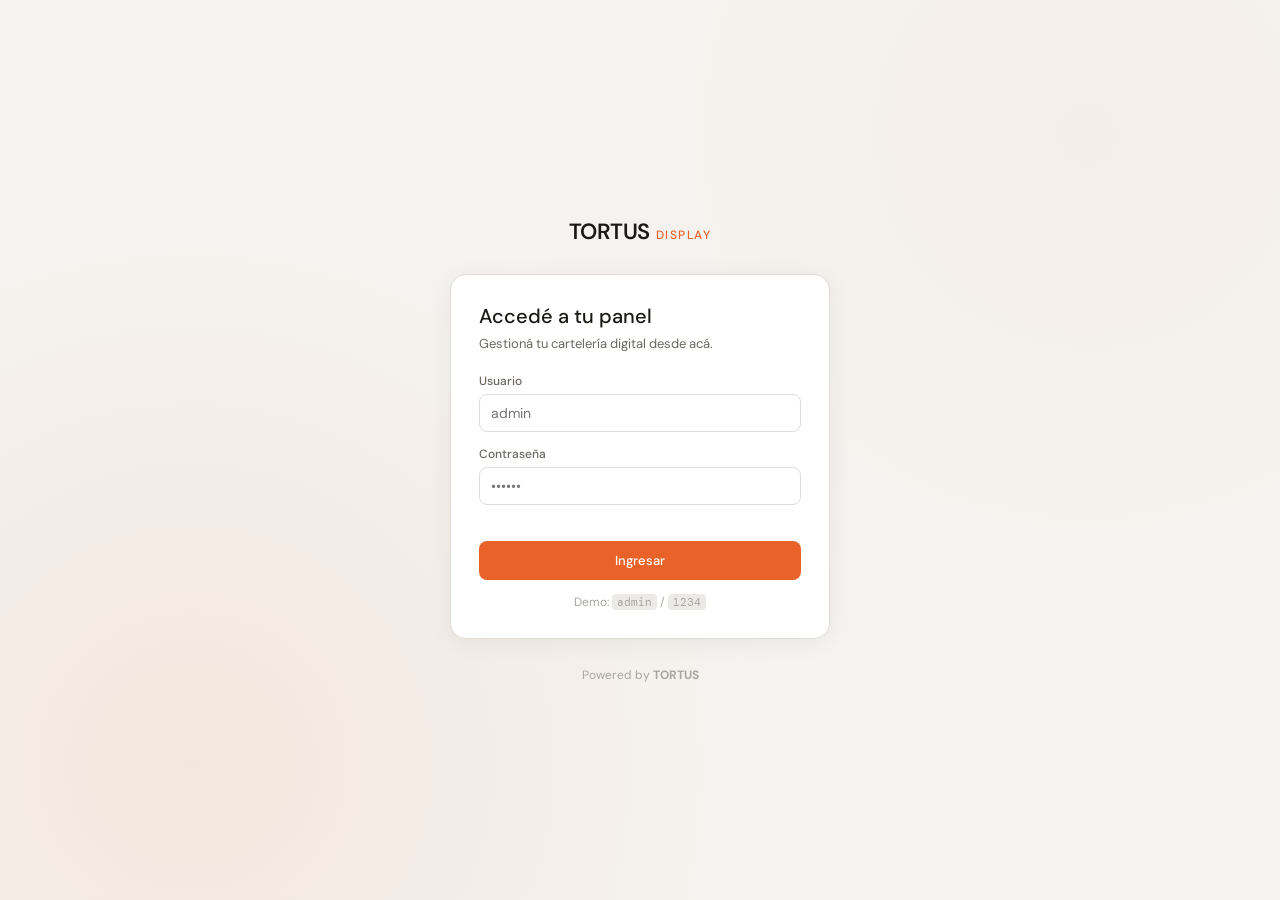
<file: index.html>
<!DOCTYPE html>
<html lang="es">
<head>
  <meta charset="UTF-8" />
  <meta name="viewport" content="width=device-width, initial-scale=1.0" />
  <title>TORTUS Display — Panel</title>
  <link rel="preconnect" href="https://fonts.googleapis.com" />
  <link href="https://fonts.googleapis.com/css2?family=DM+Sans:wght@300;400;500;600&family=DM+Mono:wght@400;500&display=swap" rel="stylesheet" />
  <link rel="stylesheet" href="src/admin.css" />
</head>
<body>

<!-- LOGIN -->
<div id="screen-login" class="screen active">
  <div class="login-wrap">
    <div class="login-brand">
      <span class="brand-t">TORTUS</span>
      <span class="brand-p">Display</span>
    </div>
    <div class="login-card">
      <h1>Accedé a tu panel</h1>
      <p class="login-sub">Gestioná tu cartelería digital desde acá.</p>
      <div class="field"><label>Usuario</label><input type="text" id="inp-user" placeholder="admin" /></div>
      <div class="field"><label>Contraseña</label><input type="password" id="inp-pass" placeholder="••••••" /></div>
      <p class="login-err" id="login-err"></p>
      <button class="btn-primary full" id="btn-login">Ingresar</button>
      <p class="login-hint">Demo: <code>admin</code> / <code>1234</code></p>
    </div>
    <p class="login-footer">Powered by <strong>TORTUS</strong></p>
  </div>
</div>

<!-- ADMIN -->
<div id="screen-admin" class="screen">
  <aside class="sidebar">
    <div class="sidebar-brand">
      <span class="brand-t">TORTUS</span>
      <span class="brand-p">Display</span>
    </div>
    <nav class="sidebar-nav">
      <button class="nav-item active" data-tab="layout">
        <svg width="15" height="15" fill="none" stroke="currentColor" stroke-width="1.5" viewBox="0 0 24 24"><rect x="3" y="3" width="7" height="7" rx="1"/><rect x="14" y="3" width="7" height="7" rx="1"/><rect x="3" y="14" width="7" height="7" rx="1"/><rect x="14" y="14" width="7" height="7" rx="1"/></svg>
        Diseño de pantalla
      </button>
      <div class="nav-sep"></div>
      <button class="nav-item" data-tab="config">
        <svg width="15" height="15" fill="none" stroke="currentColor" stroke-width="1.5" viewBox="0 0 24 24"><circle cx="12" cy="12" r="3"/><path d="M19.4 15a1.65 1.65 0 00.33 1.82l.06.06a2 2 0 010 2.83 2 2 0 01-2.83 0l-.06-.06a1.65 1.65 0 00-1.82-.33 1.65 1.65 0 00-1 1.51V21a2 2 0 01-4 0v-.09A1.65 1.65 0 009 19.4a1.65 1.65 0 00-1.82.33l-.06.06a2 2 0 01-2.83-2.83l.06-.06A1.65 1.65 0 004.68 15a1.65 1.65 0 00-1.51-1H3a2 2 0 010-4h.09A1.65 1.65 0 004.6 9a1.65 1.65 0 00-.33-1.82l-.06-.06a2 2 0 012.83-2.83l.06.06A1.65 1.65 0 009 4.68a1.65 1.65 0 001-1.51V3a2 2 0 014 0v.09a1.65 1.65 0 001 1.51 1.65 1.65 0 001.82-.33l.06-.06a2 2 0 012.83 2.83l-.06.06A1.65 1.65 0 0019.4 9a1.65 1.65 0 001.51 1H21a2 2 0 010 4h-.09a1.65 1.65 0 00-1.51 1z"/></svg>
        Configuración
      </button>
    </nav>
    <div class="sidebar-footer">
      <a href="/tv.html" target="_blank" class="btn-tv">
        <svg width="14" height="14" fill="none" stroke="currentColor" stroke-width="1.5" viewBox="0 0 24 24"><rect x="2" y="3" width="20" height="14" rx="2"/><path d="M8 21h8M12 17v4"/></svg>
        Ver pantalla TV
      </a>
      <button class="btn-logout" id="btn-logout">Cerrar sesión</button>
    </div>
  </aside>

  <main class="main-content">

    <!-- TAB: LAYOUT -->
    <section class="tab-panel active" data-panel="layout">
      <div class="panel-header">
        <div>
          <h2>Diseño de pantalla</h2>
          <p class="panel-sub">Agregá bloques y arrastralos para posicionarlos en la pantalla.</p>
        </div>
        <div style="display:flex;gap:8px;">
          <button class="btn-ghost" id="btn-add-block">+ Agregar bloque</button>
        </div>
      </div>

      <!-- LAYOUT VISUAL PREVIEW -->
      <div class="layout-preview-wrap">
        <h3>Vista previa de la pantalla <span id="orient-label" style="color:var(--text3);font-weight:400;font-size:12px;"></span></h3>
        <div class="layout-preview landscape" id="layout-preview">
          <div class="layout-canvas" id="layout-canvas"></div>
        </div>
        <div class="grid-controls">
          <span class="grid-info" id="grid-info">Seleccioná un bloque para editarlo</span>
          <button class="btn-sm" id="btn-delete-block" style="display:none;color:#DC2626;border-color:#FECACA;">🗑 Eliminar bloque</button>
        </div>
      </div>

      <!-- BLOCK EDITOR (aparece al seleccionar) -->
      <div id="block-editor" style="display:none;">
        <div id="editor-menu" style="display:none;">
          <div class="block-card">
            <div class="block-card-header" style="cursor:default;">
              <span class="block-type-badge badge-menu">Menú</span>
              <span class="block-card-title">Ítems del menú</span>
              <button class="btn-sm" id="btn-open-add-item">+ Agregar ítem</button>
            </div>
            <div class="block-card-body open">
              <div class="inline-form" id="form-add-item" style="display:none">
                <div class="form-row">
                  <div class="field f2"><label>Nombre</label><input type="text" id="new-name" placeholder="Ej: Milanesa napolitana" /></div>
                  <div class="field"><label>Precio</label><input type="number" id="new-price" placeholder="0" min="0" step="50" /></div>
                  <div class="field"><label>Categoría</label>
                    <select id="new-cat">
                      <option>Entradas</option><option selected>Principales</option><option>Postres</option>
                      <option>Bebidas</option><option>Especiales</option><option>Cafetería</option><option>Combustibles</option><option>Shop</option>
                    </select>
                  </div>
                </div>
                <div class="form-actions">
                  <button class="btn-primary" id="btn-save-item">Guardar ítem</button>
                  <button class="btn-ghost" id="btn-cancel-item">Cancelar</button>
                </div>
              </div>
              <div id="menu-item-list" class="item-list"></div>
            </div>
          </div>
        </div>

        <div id="editor-promo" style="display:none;">
          <div class="block-card">
            <div class="block-card-header" style="cursor:default;">
              <span class="block-type-badge badge-promo">Promo</span>
              <span class="block-card-title">Promociones</span>
              <button class="btn-sm" id="btn-open-add-promo">+ Agregar promo</button>
            </div>
            <div class="block-card-body open">
              <div class="inline-form" id="form-add-promo" style="display:none;">
                <div class="form-row">
                  <div class="field f2"><label>Título</label><input type="text" id="new-promo-title" placeholder="Ej: Menú del día" /></div>
                  <div class="field f2"><label>Descripción</label><input type="text" id="new-promo-desc" placeholder="Ej: Entrada + principal + postre" /></div>
                  <div class="field"><label>Etiqueta</label><input type="text" id="new-promo-badge" placeholder="Ej: $4500" /></div>
                </div>
                <div class="form-actions">
                  <button class="btn-primary" id="btn-save-promo">Guardar promo</button>
                  <button class="btn-ghost" id="btn-cancel-promo">Cancelar</button>
                </div>
              </div>
              <div id="promo-list" class="promo-grid"></div>
            </div>
          </div>
        </div>

        <div id="editor-image" style="display:none;">
          <div class="block-card">
            <div class="block-card-header" style="cursor:default;">
              <span class="block-type-badge badge-image">Imagen</span>
              <span class="block-card-title">Imagen / Publicidad</span>
            </div>
            <div class="block-card-body open">
              <div class="image-tabs">
                <button class="image-tab active" data-img-tab="url">Por URL</button>
                <button class="image-tab" data-img-tab="upload">Subir archivo</button>
              </div>
              <div id="img-tab-url">
                <div class="field"><label>URL de la imagen</label><input type="text" id="img-url" placeholder="https://..." /></div>
                <button class="btn-sm" id="btn-apply-url">Aplicar imagen</button>
              </div>
              <div id="img-tab-upload" style="display:none;">
                <div class="field"><label>Seleccioná una imagen de tu compu</label><input type="file" id="img-file" accept="image/*" /></div>
              </div>
              <div class="image-preview" id="img-preview">
                <span>Sin imagen</span>
              </div>
              <div class="field" style="margin-top:8px;"><label>Pie de foto (opcional)</label><input type="text" id="img-caption" placeholder="Ej: Promoción de la semana" /></div>
              <div class="field"><label>Ajuste</label>
                <select id="img-fit">
                  <option value="cover">Cubrir (recorta si hace falta)</option>
                  <option value="contain">Contener (muestra todo)</option>
                  <option value="fill">Estirar</option>
                </select>
              </div>
              <button class="btn-primary" id="btn-save-image">Guardar imagen</button>
            </div>
          </div>
        </div>
      </div>

      <!-- ADD BLOCK MODAL -->
      <div id="add-block-modal" style="display:none; position:fixed; inset:0; background:rgba(0,0,0,0.4); z-index:100; display:none; align-items:center; justify-content:center;">
        <div style="background:var(--surface); border-radius:16px; padding:2rem; width:100%; max-width:400px; box-shadow:0 8px 40px rgba(0,0,0,0.15);">
          <h3 style="font-size:16px;font-weight:500;margin-bottom:1rem;">¿Qué tipo de bloque querés agregar?</h3>
          <div style="display:flex;flex-direction:column;gap:8px;">
            <button class="btn-ghost" style="justify-content:flex-start;gap:10px;" onclick="addBlock('menu')">
              <span class="block-type-badge badge-menu">Menú</span> Lista de platos con precios
            </button>
            <button class="btn-ghost" style="justify-content:flex-start;gap:10px;" onclick="addBlock('promo')">
              <span class="block-type-badge badge-promo">Promo</span> Promociones y publicidad
            </button>
            <button class="btn-ghost" style="justify-content:flex-start;gap:10px;" onclick="addBlock('image')">
              <span class="block-type-badge badge-image">Imagen</span> Foto o imagen publicitaria
            </button>
          </div>
          <button class="btn-ghost" style="width:100%;margin-top:1rem;justify-content:center;" onclick="closeModal()">Cancelar</button>
        </div>
      </div>
    </section>

    <!-- TAB: CONFIG -->
    <section class="tab-panel" data-panel="config">
      <div class="panel-header">
        <div><h2>Configuración</h2><p class="panel-sub">Ajustá los datos y apariencia de tu pantalla.</p></div>
        <button class="btn-primary" id="btn-save-config">Guardar cambios</button>
      </div>

      <div class="config-grid">
        <div class="config-card">
          <h3>Datos del local</h3>
          <div class="field"><label>Nombre del local</label><input type="text" id="cfg-name" /></div>
          <div class="field"><label>Slogan / Tagline</label><input type="text" id="cfg-tagline" /></div>
          <div class="field"><label>Moneda</label>
            <select id="cfg-currency">
              <option value="$">$ — Pesos</option>
              <option value="U$D">U$D — Dólares</option>
              <option value="€">€ — Euros</option>
            </select>
          </div>
          <div class="field"><label>Nota al pie</label><input type="text" id="cfg-footer" /></div>
        </div>
        <div class="config-card">
          <h3>Apariencia</h3>
          <div class="field">
            <label>Orientación de pantalla</label>
            <div class="orient-opts">
              <label class="orient-opt" id="opt-landscape">
                <input type="radio" name="orient" value="landscape" />
                <span class="orient-icon">🖥</span>
                <span class="orient-label">Horizontal</span>
              </label>
              <label class="orient-opt" id="opt-portrait">
                <input type="radio" name="orient" value="portrait" />
                <span class="orient-icon">📱</span>
                <span class="orient-label">Vertical</span>
              </label>
            </div>
          </div>
          <div class="field">
            <label>Color de acento</label>
            <div class="color-opts">
              <label class="color-opt"><input type="radio" name="accent" value="#E8622A" /><span style="background:#E8622A"></span>Naranja</label>
              <label class="color-opt"><input type="radio" name="accent" value="#2563EB" /><span style="background:#2563EB"></span>Azul</label>
              <label class="color-opt"><input type="radio" name="accent" value="#059669" /><span style="background:#059669"></span>Verde</label>
              <label class="color-opt"><input type="radio" name="accent" value="#DC2626" /><span style="background:#DC2626"></span>Rojo</label>
              <label class="color-opt"><input type="radio" name="accent" value="#9333EA" /><span style="background:#9333EA"></span>Violeta</label>
              <label class="color-opt"><input type="radio" name="accent" value="#CA8A04" /><span style="background:#CA8A04"></span>Dorado</label>
            </div>
          </div>
        </div>
      </div>

      <div class="config-card" style="margin-top:1rem;">
        <h3>Seguridad</h3>
        <div class="form-row">
          <div class="field f2"><label>Nueva contraseña</label><input type="password" id="new-pass" placeholder="Dejá vacío para no cambiar" /></div>
          <div class="field f2"><label>Confirmar</label><input type="password" id="new-pass2" placeholder="Repetí la contraseña" /></div>
        </div>
        <p class="hint" id="pass-msg"></p>
        <button class="btn-ghost" id="btn-change-pass" style="margin-top:8px">Cambiar contraseña</button>
      </div>

      <div class="tv-link-box">
        <div>
          <p class="tv-link-label">URL de la pantalla TV</p>
          <p class="tv-link-url" id="tv-url-display"></p>
        </div>
        <a href="/tv.html" target="_blank" class="btn-primary">Abrir pantalla TV →</a>
      </div>
    </section>
  </main>
</div>

<div class="toast" id="toast"></div>

<script src="src/data.js"></script>
<script src="src/admin.js"></script>
</body>
</html>
</file>
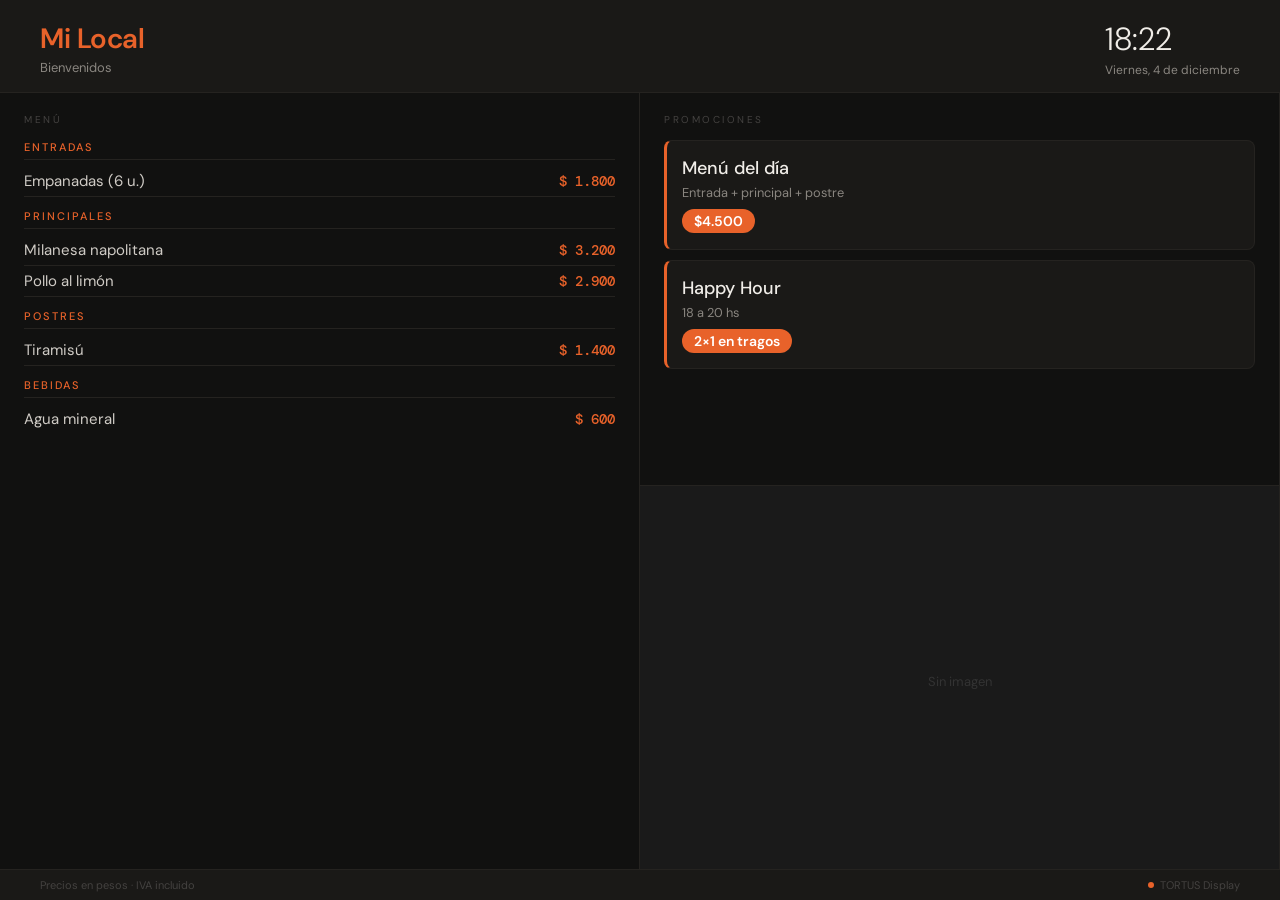
<file: tv.html>
<!DOCTYPE html>
<html lang="es">
<head>
  <meta charset="UTF-8" />
  <meta name="viewport" content="width=device-width, initial-scale=1.0" />
  <title>TORTUS Display</title>
  <link rel="preconnect" href="https://fonts.googleapis.com" />
  <link href="https://fonts.googleapis.com/css2?family=DM+Sans:wght@300;400;500;600&family=DM+Mono:wght@400;500&display=swap" rel="stylesheet" />
  <style>
    *, *::before, *::after { box-sizing: border-box; margin: 0; padding: 0; }
    :root {
      --accent: #E8622A;
      --bg: #111110;
      --surface: #1A1917;
      --border: #252320;
      --text: #F0EDE8;
      --text2: #8A8680;
      --text3: #444240;
    }
    html, body {
      width: 100%; height: 100%; overflow: hidden;
      background: var(--bg); color: var(--text);
      font-family: 'DM Sans', sans-serif;
    }

    /* ── SCREEN WRAPPER ── */
    .tv-screen {
      width: 100vw; height: 100vh;
      display: grid;
      grid-template-rows: auto 1fr auto;
    }

    /* ── TOPBAR ── */
    .tv-top {
      display: flex; align-items: center; justify-content: space-between;
      padding: 18px 40px 14px;
      border-bottom: 1px solid var(--border);
      background: var(--surface);
      flex-shrink: 0;
    }
    .tv-local-name { font-size: clamp(18px, 2.5vw, 28px); font-weight: 600; letter-spacing: -0.5px; }
    .tv-local-tag { font-size: clamp(10px, 1.2vw, 13px); color: var(--text2); margin-top: 2px; }
    .tv-clock { font-size: clamp(22px, 3vw, 32px); font-weight: 300; font-variant-numeric: tabular-nums; }
    .tv-date { font-size: clamp(10px, 1vw, 12px); color: var(--text2); margin-top: 2px; text-align: right; }

    /* ── CANVAS (grid-based) ── */
    .tv-canvas {
      position: relative;
      flex: 1;
      overflow: hidden;
    }

    /* ── BLOCKS ── */
    .tv-block {
      position: absolute;
      overflow: hidden;
      border-right: 1px solid var(--border);
      border-bottom: 1px solid var(--border);
    }
    .tv-block-inner { width: 100%; height: 100%; overflow: hidden; padding: 20px 24px; }

    /* MENU BLOCK */
    .block-section-label {
      font-size: clamp(8px, 0.8vw, 10px);
      letter-spacing: 2.5px; text-transform: uppercase; color: var(--text3);
      margin-bottom: 14px;
    }
    .menu-cat {
      font-size: clamp(9px, 0.9vw, 11px); letter-spacing: 2px; text-transform: uppercase;
      color: var(--accent); font-weight: 500;
      margin-bottom: 6px; padding-bottom: 5px;
      border-bottom: 1px solid var(--border);
      margin-top: 12px;
    }
    .menu-cat:first-child { margin-top: 0; }
    .menu-row {
      display: flex; justify-content: space-between; align-items: baseline;
      padding: 5px 0; border-bottom: 1px solid var(--border);
    }
    .menu-row:last-child { border-bottom: none; }
    .menu-row-name { font-size: clamp(11px, 1.3vw, 15px); color: #D0CCC6; }
    .menu-row-price {
      font-family: 'DM Mono', monospace;
      font-size: clamp(11px, 1.2vw, 14px); color: var(--accent); font-weight: 500;
      white-space: nowrap; margin-left: 10px;
    }

    /* PROMO BLOCK */
    .promo-card {
      background: var(--surface);
      border: 1px solid var(--border);
      border-left: 3px solid var(--accent);
      border-radius: 8px;
      padding: clamp(10px, 1.2vw, 16px);
      margin-bottom: 10px;
    }
    .promo-name { font-size: clamp(13px, 1.5vw, 18px); font-weight: 500; margin-bottom: 4px; }
    .promo-desc { font-size: clamp(10px, 1vw, 13px); color: var(--text2); }
    .promo-badge {
      display: inline-block; margin-top: 8px;
      background: var(--accent); color: white;
      font-size: clamp(11px, 1.1vw, 14px); font-weight: 600;
      padding: 3px 12px; border-radius: 20px;
    }

    /* IMAGE BLOCK */
    .img-block { position: relative; width: 100%; height: 100%; }
    .img-block img { width: 100%; height: 100%; display: block; }
    .img-caption {
      position: absolute; bottom: 0; left: 0; right: 0;
      background: linear-gradient(transparent, rgba(0,0,0,0.7));
      padding: 20px 18px 12px;
      font-size: clamp(11px, 1.2vw, 14px); color: white;
    }

    /* ── FOOTER ── */
    .tv-foot {
      display: flex; align-items: center; justify-content: space-between;
      padding: 8px 40px;
      border-top: 1px solid var(--border);
      background: var(--surface);
      flex-shrink: 0;
    }
    .tv-foot-note { font-size: clamp(9px, 0.9vw, 11px); color: var(--text3); }
    .tv-foot-brand { display: flex; align-items: center; gap: 6px; font-size: clamp(9px, 0.9vw, 11px); color: var(--text3); }
    .live-dot { width: 6px; height: 6px; border-radius: 50%; background: var(--accent); animation: pulse 2s infinite; }
    @keyframes pulse { 0%,100%{opacity:1} 50%{opacity:0.3} }

    ::-webkit-scrollbar { width: 3px; }
    ::-webkit-scrollbar-thumb { background: var(--border); }
  </style>
</head>
<body>
<script src="src/data.js"></script>
<script>
var db = TortusDB.get();
var COLS = 12, ROWS = 8;

function applyAccent(c) { document.documentElement.style.setProperty('--accent', c); }

function render() {
  db = TortusDB.get();
  var c = db.cfg;
  applyAccent(c.accent || '#E8622A');

  document.body.innerHTML = '';

  var screen = document.createElement('div');
  screen.className = 'tv-screen';

  // TOPBAR
  var top = document.createElement('div');
  top.className = 'tv-top';
  var now = new Date();
  var h = now.getHours().toString().padStart(2,'0');
  var m = now.getMinutes().toString().padStart(2,'0');
  var days = ['Domingo','Lunes','Martes','Miércoles','Jueves','Viernes','Sábado'];
  var months = ['enero','febrero','marzo','abril','mayo','junio','julio','agosto','septiembre','octubre','noviembre','diciembre'];
  top.innerHTML =
    '<div><div class="tv-local-name" style="color:'+esc(c.accent)+'">'+esc(c.name||'Mi Local')+'</div>'+
    '<div class="tv-local-tag">'+esc(c.tagline||'')+'</div></div>'+
    '<div><div class="tv-clock">'+h+':'+m+'</div>'+
    '<div class="tv-date">'+days[now.getDay()]+', '+now.getDate()+' de '+months[now.getMonth()]+'</div></div>';
  screen.appendChild(top);

  // CANVAS
  var canvas = document.createElement('div');
  canvas.className = 'tv-canvas';
  canvas.id = 'tv-canvas';
  screen.appendChild(canvas);

  // FOOTER
  var foot = document.createElement('div');
  foot.className = 'tv-foot';
  foot.innerHTML =
    '<span class="tv-foot-note">'+esc(c.footer||'')+'</span>'+
    '<span class="tv-foot-brand"><div class="live-dot"></div> TORTUS Display</span>';
  screen.appendChild(foot);

  document.body.appendChild(screen);

  // Render blocks after layout
  requestAnimationFrame(function(){
    var cvs = document.getElementById('tv-canvas');
    var W = cvs.offsetWidth;
    var H = cvs.offsetHeight;

    db.blocks.forEach(function(block){
      var el = document.createElement('div');
      el.className = 'tv-block';
      el.style.left   = (block.x / COLS * W) + 'px';
      el.style.top    = (block.y / ROWS * H) + 'px';
      el.style.width  = (block.w / COLS * W) + 'px';
      el.style.height = (block.h / ROWS * H) + 'px';

      if (block.type === 'image') {
        if (block.data.url) {
          var wrap = document.createElement('div');
          wrap.className = 'img-block';
          var img = document.createElement('img');
          img.src = block.data.url;
          img.style.objectFit = block.data.fit || 'cover';
          wrap.appendChild(img);
          if (block.data.caption) {
            var cap = document.createElement('div');
            cap.className = 'img-caption';
            cap.textContent = block.data.caption;
            wrap.appendChild(cap);
          }
          el.appendChild(wrap);
        } else {
          el.style.background = '#1a1a1a';
          el.innerHTML = '<div style="display:flex;align-items:center;justify-content:center;height:100%;color:#333;font-size:13px;">Sin imagen</div>';
        }
      } else {
        var inner = document.createElement('div');
        inner.className = 'tv-block-inner';

        if (block.type === 'menu') {
          var cats = {};
          (block.data.items||[]).forEach(function(item){
            if (!cats[item.cat]) cats[item.cat]=[];
            cats[item.cat].push(item);
          });
          var html = '<div class="block-section-label">Menú</div>';
          Object.keys(cats).forEach(function(cat){
            html += '<div class="menu-cat">'+esc(cat)+'</div>';
            cats[cat].forEach(function(item){
              html += '<div class="menu-row">';
              html += '<span class="menu-row-name">'+esc(item.name)+'</span>';
              html += '<span class="menu-row-price">'+esc(c.currency||'$')+'\u00a0'+item.price.toLocaleString('es-AR')+'</span>';
              html += '</div>';
            });
          });
          if (!Object.keys(cats).length) html += '<p style="color:#333;font-size:13px;">Sin ítems</p>';
          inner.innerHTML = html;
        }

        if (block.type === 'promo') {
          var html2 = '<div class="block-section-label">Promociones</div>';
          (block.data.promos||[]).forEach(function(p){
            html2 += '<div class="promo-card">';
            html2 += '<div class="promo-name">'+esc(p.title)+'</div>';
            html2 += '<div class="promo-desc">'+esc(p.desc)+'</div>';
            if (p.badge) html2 += '<span class="promo-badge">'+esc(p.badge)+'</span>';
            html2 += '</div>';
          });
          if (!(block.data.promos||[]).length) html2 += '<p style="color:#333;font-size:13px;">Sin promos</p>';
          inner.innerHTML = html2;
        }

        el.appendChild(inner);
      }

      cvs.appendChild(el);
    });
  });
}

function esc(s){ return String(s||'').replace(/&/g,'&amp;').replace(/</g,'&lt;').replace(/>/g,'&gt;'); }

render();
setInterval(render, 30000); // auto-refresh cada 30s
</script>
</body>
</html>
</file>
<file: src/admin.css>
*, *::before, *::after { box-sizing: border-box; margin: 0; padding: 0; }
:root {
  --accent: #E8622A;
  --bg: #F5F4F1;
  --bg2: #ECEAE6;
  --surface: #FFFFFF;
  --border: #E0DDD8;
  --text: #1A1916;
  --text2: #6B6860;
  --text3: #A8A59E;
  --radius: 10px;
  --sidebar: 240px;
  --font: 'DM Sans', sans-serif;
  --mono: 'DM Mono', monospace;
}
html, body { height: 100%; font-family: var(--font); background: var(--bg); color: var(--text); font-size: 14px; }

/* SCREENS */
.screen { display: none; min-height: 100vh; }
.screen.active { display: flex; }

/* LOGIN */
.login-wrap {
  flex: 1; display: flex; flex-direction: column; align-items: center; justify-content: center; padding: 2rem;
  background: var(--bg);
  background-image: radial-gradient(circle at 15% 85%, #E8622A18 0%, transparent 45%),
                    radial-gradient(circle at 85% 15%, #E8622A0a 0%, transparent 45%);
}
.login-brand { display: flex; align-items: baseline; gap: 6px; margin-bottom: 2rem; }
.brand-t { font-size: 22px; font-weight: 600; letter-spacing: -0.5px; }
.brand-p { font-size: 12px; color: var(--accent); font-weight: 500; letter-spacing: 1.5px; text-transform: uppercase; }
.login-card { background: var(--surface); border: 1px solid var(--border); border-radius: 16px; padding: 2rem; width: 100%; max-width: 380px; box-shadow: 0 4px 24px rgba(0,0,0,0.06); }
.login-card h1 { font-size: 20px; font-weight: 500; margin-bottom: 6px; }
.login-sub { color: var(--text2); font-size: 13px; margin-bottom: 1.5rem; }
.login-err { color: #DC2626; font-size: 12px; min-height: 18px; margin: 4px 0; }
.login-hint { text-align: center; margin-top: 1rem; font-size: 12px; color: var(--text3); }
.login-hint code { font-family: var(--mono); background: var(--bg2); padding: 1px 5px; border-radius: 4px; font-size: 11px; }
.login-footer { margin-top: 2rem; font-size: 12px; color: var(--text3); }

/* ADMIN LAYOUT */
#screen-admin { flex-direction: row; }
.sidebar {
  width: var(--sidebar); min-height: 100vh; background: var(--surface); border-right: 1px solid var(--border);
  display: flex; flex-direction: column; padding: 1.25rem 0;
  position: fixed; top: 0; left: 0; bottom: 0; z-index: 10;
}
.sidebar-brand { display: flex; align-items: baseline; gap: 5px; padding: 0 1.25rem 1.25rem; border-bottom: 1px solid var(--border); margin-bottom: 0.75rem; }
.sidebar-nav { flex: 1; display: flex; flex-direction: column; gap: 2px; padding: 0 0.75rem; overflow-y: auto; }
.nav-item {
  display: flex; align-items: center; gap: 9px; padding: 9px 12px;
  border: none; background: none; border-radius: 8px; cursor: pointer;
  font-family: var(--font); font-size: 13px; color: var(--text2); text-align: left; width: 100%;
  transition: background 0.12s, color 0.12s;
}
.nav-item:hover { background: var(--bg); color: var(--text); }
.nav-item.active { background: var(--bg2); color: var(--text); font-weight: 500; }
.nav-sep { height: 1px; background: var(--border); margin: 6px 12px; }
.sidebar-footer { padding: 0.75rem; border-top: 1px solid var(--border); display: flex; flex-direction: column; gap: 6px; }
.btn-tv { display: flex; align-items: center; gap: 7px; padding: 9px 12px; background: var(--accent); color: white; border-radius: 8px; font-size: 13px; font-weight: 500; text-decoration: none; transition: background 0.12s; }
.btn-tv:hover { background: #C44E1C; }
.btn-logout { padding: 8px 12px; background: none; border: none; color: var(--text3); font-family: var(--font); font-size: 13px; cursor: pointer; text-align: left; border-radius: 8px; transition: color 0.12s; }
.btn-logout:hover { color: #DC2626; background: #FEF2F2; }

.main-content { margin-left: var(--sidebar); flex: 1; padding: 2rem; max-width: calc(100% - var(--sidebar)); }

/* PANELS */
.tab-panel { display: none; }
.tab-panel.active { display: block; }
.panel-header { display: flex; align-items: flex-start; justify-content: space-between; margin-bottom: 1.5rem; gap: 1rem; }
.panel-header h2 { font-size: 20px; font-weight: 500; margin-bottom: 2px; }
.panel-sub { font-size: 13px; color: var(--text2); }

/* BUTTONS */
.btn-primary { display: inline-flex; align-items: center; gap: 6px; padding: 9px 16px; background: var(--accent); color: white; border: none; border-radius: 8px; font-family: var(--font); font-size: 13px; font-weight: 500; cursor: pointer; text-decoration: none; transition: background 0.12s; white-space: nowrap; }
.btn-primary:hover { background: #C44E1C; }
.btn-primary.full { width: 100%; justify-content: center; padding: 11px; }
.btn-ghost { display: inline-flex; align-items: center; padding: 9px 16px; background: none; color: var(--text2); border: 1px solid var(--border); border-radius: 8px; font-family: var(--font); font-size: 13px; cursor: pointer; transition: background 0.12s; }
.btn-ghost:hover { background: var(--bg); color: var(--text); }
.btn-icon { display: inline-flex; align-items: center; justify-content: center; width: 28px; height: 28px; background: none; border: none; border-radius: 6px; cursor: pointer; color: var(--text3); transition: background 0.12s, color 0.12s; }
.btn-icon:hover { background: var(--bg2); color: #DC2626; }
.btn-sm { display: inline-flex; align-items: center; gap: 5px; padding: 6px 12px; background: var(--bg2); color: var(--text2); border: 1px solid var(--border); border-radius: 6px; font-family: var(--font); font-size: 12px; cursor: pointer; transition: background 0.12s; }
.btn-sm:hover { background: var(--border); color: var(--text); }

/* FIELDS */
.field { margin-bottom: 1rem; }
.field label { display: block; font-size: 12px; font-weight: 500; color: var(--text2); margin-bottom: 5px; }
.field input, .field select, .field textarea { width: 100%; padding: 9px 11px; border: 1px solid var(--border); border-radius: 8px; background: var(--surface); color: var(--text); font-family: var(--font); font-size: 14px; outline: none; transition: border-color 0.12s; -webkit-appearance: none; }
.field input:focus, .field select:focus, .field textarea:focus { border-color: var(--accent); }
.field textarea { resize: vertical; min-height: 70px; }

/* INLINE FORM */
.inline-form { background: var(--surface); border: 1px solid var(--border); border-radius: var(--radius); padding: 1.25rem; margin-bottom: 1.25rem; }
.form-row { display: flex; gap: 10px; align-items: flex-start; flex-wrap: wrap; }
.form-row .field { flex: 1; min-width: 110px; margin-bottom: 0; }
.form-row .field.f2 { flex: 2; }
.form-actions { display: flex; gap: 8px; margin-top: 1rem; }

/* BLOCKS LIST */
.blocks-list { display: flex; flex-direction: column; gap: 10px; }
.block-card { background: var(--surface); border: 1px solid var(--border); border-radius: var(--radius); overflow: hidden; }
.block-card-header { display: flex; align-items: center; gap: 10px; padding: 12px 16px; cursor: pointer; user-select: none; }
.block-card-header:hover { background: var(--bg); }
.block-type-badge { font-size: 11px; font-weight: 600; letter-spacing: 0.5px; padding: 3px 8px; border-radius: 4px; text-transform: uppercase; }
.badge-menu { background: #DBEAFE; color: #1D4ED8; }
.badge-image { background: #D1FAE5; color: #065F46; }
.badge-promo { background: #FEF3C7; color: #92400E; }
.block-card-title { flex: 1; font-size: 14px; font-weight: 400; }
.block-card-body { padding: 0 16px 16px; border-top: 1px solid var(--border); display: none; }
.block-card-body.open { display: block; padding-top: 16px; }

/* DRAG HANDLE */
.drag-handle { cursor: grab; color: var(--text3); display: flex; align-items: center; }
.drag-handle:active { cursor: grabbing; }

/* ITEM LIST */
.item-list { margin-bottom: 12px; }
.cat-label { font-size: 11px; font-weight: 600; letter-spacing: 1.5px; text-transform: uppercase; color: var(--text3); padding: 8px 0 4px; border-bottom: 1px solid var(--border); margin-bottom: 4px; }
.item-row { display: flex; align-items: center; gap: 8px; padding: 7px 8px; border-radius: 6px; }
.item-row:hover { background: var(--bg); }
.item-name { flex: 1; font-size: 13px; }
.item-price { font-family: var(--mono); font-size: 12px; color: var(--accent); min-width: 70px; text-align: right; }

/* PROMO GRID */
.promo-grid { display: grid; grid-template-columns: repeat(auto-fill, minmax(200px, 1fr)); gap: 10px; margin-bottom: 12px; }
.promo-card { background: var(--bg); border: 1px solid var(--border); border-radius: 8px; padding: 12px; position: relative; }
.promo-card-title { font-size: 13px; font-weight: 500; margin-bottom: 3px; }
.promo-card-desc { font-size: 12px; color: var(--text2); }
.promo-card-badge { display: inline-block; margin-top: 8px; background: var(--accent); color: white; font-size: 11px; padding: 2px 8px; border-radius: 10px; }
.promo-del { position: absolute; top: 8px; right: 8px; background: none; border: none; cursor: pointer; color: var(--text3); font-size: 13px; border-radius: 4px; padding: 2px 4px; }
.promo-del:hover { background: #FEF2F2; color: #DC2626; }

/* IMAGE BLOCK */
.image-preview { width: 100%; height: 160px; border-radius: 8px; object-fit: cover; background: var(--bg2); border: 1px solid var(--border); display: flex; align-items: center; justify-content: center; color: var(--text3); font-size: 13px; margin-bottom: 12px; overflow: hidden; }
.image-preview img { width: 100%; height: 100%; object-fit: cover; }
.image-tabs { display: flex; gap: 4px; margin-bottom: 12px; }
.image-tab { padding: 5px 12px; border: 1px solid var(--border); border-radius: 6px; background: none; font-family: var(--font); font-size: 12px; cursor: pointer; color: var(--text2); transition: all 0.1s; }
.image-tab.active { background: var(--accent); color: white; border-color: var(--accent); }

/* CONFIG */
.config-grid { display: grid; grid-template-columns: 1fr 1fr; gap: 1rem; }
.config-card { background: var(--surface); border: 1px solid var(--border); border-radius: var(--radius); padding: 1.25rem; }
.config-card h3 { font-size: 14px; font-weight: 500; margin-bottom: 1rem; }
.color-opts { display: flex; gap: 8px; flex-wrap: wrap; }
.color-opt { display: flex; flex-direction: column; align-items: center; gap: 4px; cursor: pointer; font-size: 11px; color: var(--text2); }
.color-opt input { display: none; }
.color-opt span { width: 26px; height: 26px; border-radius: 50%; display: block; border: 2px solid transparent; transition: border-color 0.12s, transform 0.12s; }
.color-opt input:checked + span { border-color: var(--text); transform: scale(1.2); }
.orient-opts { display: flex; gap: 10px; }
.orient-opt { flex: 1; border: 1px solid var(--border); border-radius: 8px; padding: 12px; cursor: pointer; text-align: center; transition: border-color 0.12s, background 0.12s; }
.orient-opt input { display: none; }
.orient-opt.selected { border-color: var(--accent); background: #FFF5F0; }
.orient-icon { font-size: 28px; display: block; margin-bottom: 5px; }
.orient-label { font-size: 12px; color: var(--text2); }

/* LAYOUT PREVIEW */
.layout-preview-wrap { background: var(--surface); border: 1px solid var(--border); border-radius: var(--radius); padding: 1.25rem; margin-bottom: 1rem; }
.layout-preview-wrap h3 { font-size: 14px; font-weight: 500; margin-bottom: 1rem; }
.layout-preview { position: relative; background: #111; border-radius: 6px; overflow: hidden; }
.layout-preview.landscape { width: 100%; padding-top: 56.25%; }
.layout-preview.portrait { width: 40%; padding-top: 71.1%; margin: 0 auto; }
.layout-canvas { position: absolute; inset: 0; }
.preview-block {
  position: absolute; border: 1.5px solid rgba(255,255,255,0.15); border-radius: 4px;
  cursor: move; user-select: none; overflow: hidden;
  display: flex; align-items: center; justify-content: center;
  font-size: 11px; color: rgba(255,255,255,0.5); font-weight: 500;
  transition: border-color 0.12s;
}
.preview-block:hover { border-color: var(--accent); z-index: 5; }
.preview-block.selected { border-color: var(--accent); border-width: 2px; z-index: 10; }
.preview-block .block-label { text-align: center; pointer-events: none; font-size: 10px; padding: 4px; }
.resize-handle { position: absolute; bottom: 0; right: 0; width: 12px; height: 12px; cursor: se-resize; background: rgba(255,255,255,0.2); border-radius: 2px 0 0 0; }

/* GRID CONTROLS */
.grid-controls { display: flex; gap: 8px; align-items: center; flex-wrap: wrap; margin-top: 1rem; }
.grid-info { font-size: 12px; color: var(--text2); margin-right: auto; }

/* EMPTY */
.empty { text-align: center; padding: 2.5rem; color: var(--text3); font-size: 13px; border: 1.5px dashed var(--border); border-radius: var(--radius); }

/* TOAST */
.toast { position: fixed; bottom: 24px; right: 24px; background: #1A1916; color: white; padding: 10px 18px; border-radius: 8px; font-size: 13px; z-index: 9999; box-shadow: 0 4px 16px rgba(0,0,0,0.2); opacity: 0; transform: translateY(8px); transition: all 0.2s; pointer-events: none; }
.toast.show { opacity: 1; transform: translateY(0); }

/* PASS */
.hint { font-size: 12px; color: var(--text3); min-height: 16px; }
.tv-link-box { display: flex; align-items: center; justify-content: space-between; background: var(--surface); border: 1px solid var(--border); border-radius: var(--radius); padding: 1.25rem; margin-top: 1rem; gap: 1rem; }
.tv-link-label { font-size: 12px; color: var(--text2); margin-bottom: 4px; }
.tv-link-url { font-family: var(--mono); font-size: 13px; color: var(--accent); }

@media (max-width: 700px) {
  .config-grid { grid-template-columns: 1fr; }
  .form-row { flex-direction: column; }
  .sidebar { display: none; }
  .main-content { margin-left: 0; }
}
</file>
